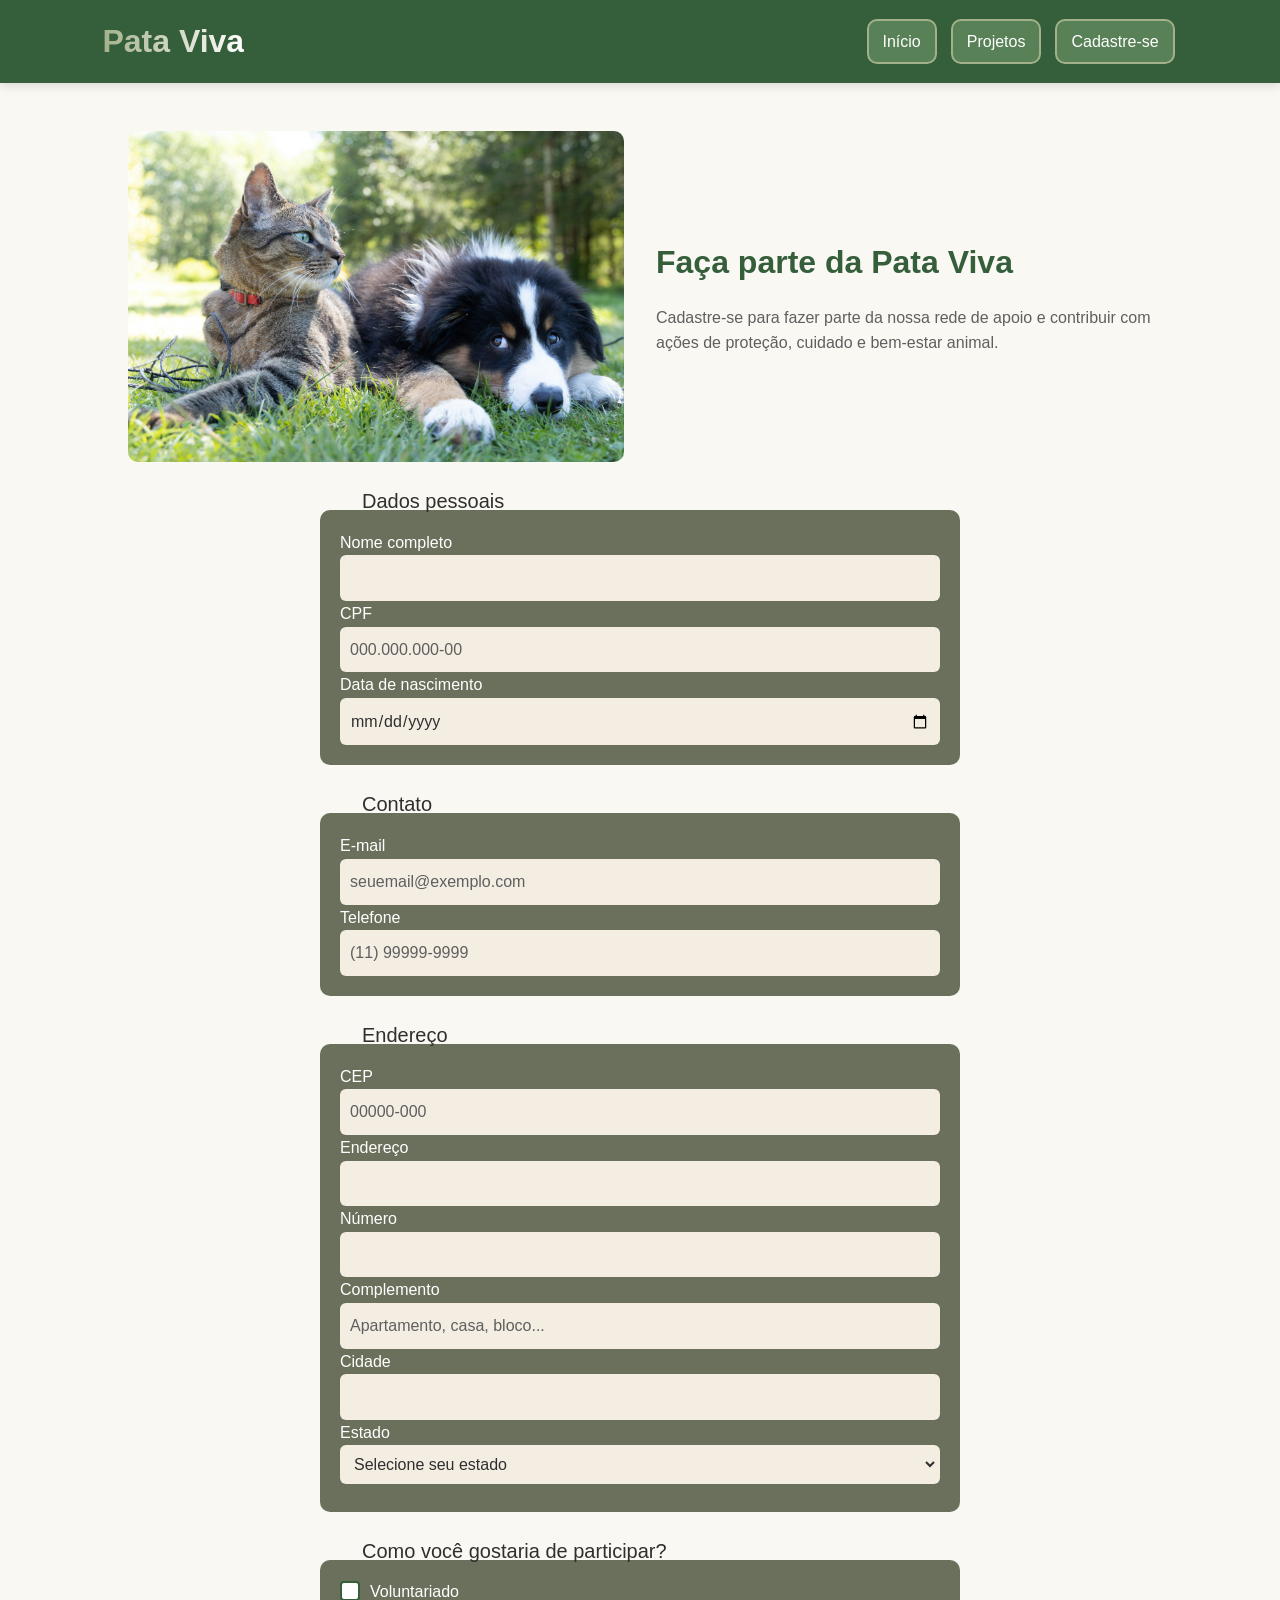
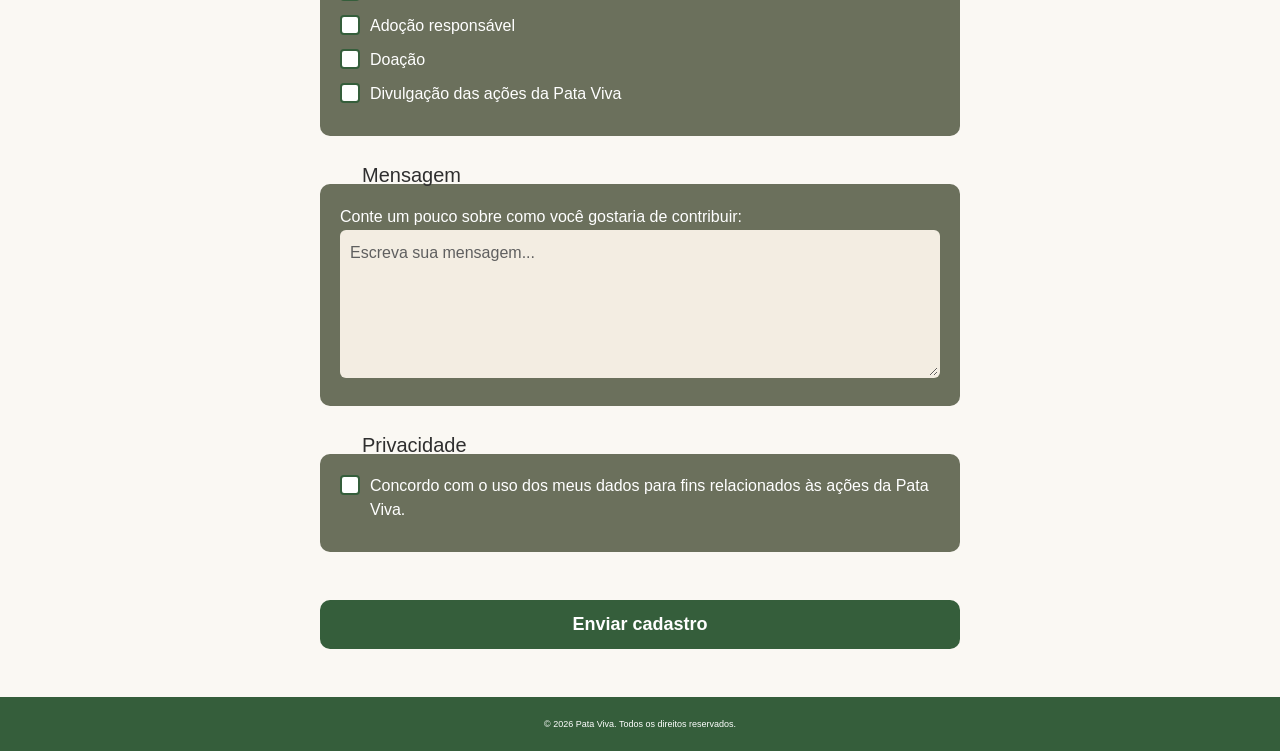
<file: cadastro.html>
<!doctype html>

<html lang="pt-br">
  <head>
    <meta charset="UTF-8" />
    <meta name="viewport" content="width=device-width, initial-scale=1.0" />
    <meta name="author" content="Matheus da Silva Fonseca" />
    <link rel="stylesheet" href="CSS/style.css" />
    <link rel="stylesheet" href="CSS/cadastro.css" />
    <title>Cadastro | Pata Viva</title>
  </head>
  <body>
    <header>
      <h3>Pata Viva</h3>

      <nav>
        <a href="index.html">Início</a>
        <a href="projetos.html">Projetos</a>
        <a href="cadastro.html">Cadastre-se</a>
      </nav>
    </header>

    <main>
      <section>
        <div>
          <img
            src="IMG/cao-e-gato.jpg"
            alt="Cão e gato juntos representando a proteção animal"
            width="500"
            height="300"
          />
        </div>

        <div>
          <h1>Faça parte da Pata Viva</h1>

          <p>
            Cadastre-se para fazer parte da nossa rede de apoio e contribuir com
            ações de proteção, cuidado e bem-estar animal.
          </p>
        </div>
      </section>

      <form>
        <fieldset>
          <legend>Dados pessoais</legend>

          <label for="nome">Nome completo</label>

          <input
            type="text"
            id="nome"
            name="nome"
            autocomplete="name"
            required
          />

          <label for="cpf">CPF</label>

          <input
            type="text"
            id="cpf"
            name="cpf"
            inputmode="numeric"
            maxlength="14"
            placeholder="000.000.000-00"
            required
          />

          <label for="nascimento">Data de nascimento</label>

          <input type="date" id="nascimento" name="nascimento" required />
        </fieldset>

        <fieldset>
          <legend>Contato</legend>

          <label for="email">E-mail</label>

          <input
            type="email"
            id="email"
            name="email"
            autocomplete="email"
            placeholder="seuemail@exemplo.com"
            required
          />

          <label for="telefone">Telefone</label>

          <input
            type="tel"
            id="telefone"
            name="telefone"
            autocomplete="tel"
            inputmode="numeric"
            placeholder="(11) 99999-9999"
            maxlength="15"
            required
          />
        </fieldset>

        <fieldset>
          <legend>Endereço</legend>

          <label for="cep">CEP</label>

          <input
            type="text"
            id="cep"
            name="cep"
            inputmode="numeric"
            placeholder="00000-000"
            maxlength="9"
            autocomplete="postal-code"
            required
          />

          <label for="endereco">Endereço</label>

          <input
            type="text"
            id="endereco"
            name="endereco"
            autocomplete="street-address"
            required
          />

          <label for="numero">Número</label>

          <input
            type="text"
            id="numero"
            name="numero"
            inputmode="numeric"
            required
          />

          <label for="complemento">Complemento</label>

          <input
            type="text"
            id="complemento"
            name="complemento"
            placeholder="Apartamento, casa, bloco..."
          />

          <label for="cidade">Cidade</label>

          <input
            type="text"
            id="cidade"
            name="cidade"
            autocomplete="address-level2"
            required
          />

          <label for="estado">Estado</label>

          <select
            id="estado"
            name="estado"
            autocomplete="address-level1"
            required
          >
            <option value="">Selecione seu estado</option>
            <option value="AC">Acre</option>
            <option value="AL">Alagoas</option>
            <option value="AP">Amapá</option>
            <option value="AM">Amazonas</option>
            <option value="BA">Bahia</option>
            <option value="CE">Ceará</option>
            <option value="DF">Distrito Federal</option>
            <option value="ES">Espírito Santo</option>
            <option value="GO">Goiás</option>
            <option value="MA">Maranhão</option>
            <option value="MT">Mato Grosso</option>
            <option value="MS">Mato Grosso do Sul</option>
            <option value="MG">Minas Gerais</option>
            <option value="PA">Pará</option>
            <option value="PB">Paraíba</option>
            <option value="PR">Paraná</option>
            <option value="PE">Pernambuco</option>
            <option value="PI">Piauí</option>
            <option value="RJ">Rio de Janeiro</option>
            <option value="RN">Rio Grande do Norte</option>
            <option value="RS">Rio Grande do Sul</option>
            <option value="RO">Rondônia</option>
            <option value="RR">Roraima</option>
            <option value="SC">Santa Catarina</option>
            <option value="SP">São Paulo</option>
            <option value="SE">Sergipe</option>
            <option value="TO">Tocantins</option>
          </select>
        </fieldset>

        <fieldset>
          <legend>Como você gostaria de participar?</legend>

          <label class="checkbox">
            <input type="checkbox" name="interesse" value="voluntariado" />
            Voluntariado
          </label>

          <label class="checkbox">
            <input type="checkbox" name="interesse" value="adocao" />
            Adoção responsável
          </label>

          <label class="checkbox">
            <input type="checkbox" name="interesse" value="doacao" />
            Doação
          </label>

          <label class="checkbox">
            <input type="checkbox" name="interesse" value="divulgacao" />
            Divulgação das ações da Pata Viva
          </label>
        </fieldset>

        <fieldset>
          <legend>Mensagem</legend>

          <label for="mensagem">
            Conte um pouco sobre como você gostaria de contribuir:
          </label>

          <textarea
            id="mensagem"
            name="mensagem"
            rows="5"
            placeholder="Escreva sua mensagem..."
          ></textarea>
        </fieldset>

        <fieldset>
          <legend>Privacidade</legend>

          <label class="checkbox">
            <input
              type="checkbox"
              id="privacidade"
              name="privacidade"
              required
            />
            Concordo com o uso dos meus dados para fins relacionados às ações da
            Pata Viva.
          </label>
        </fieldset>

        <button type="submit">Enviar cadastro</button>
      </form>
    </main>

    <footer>
      <p>&copy; 2026 Pata Viva. Todos os direitos reservados.</p>
    </footer>

    <script src="JS/main.js"></script>
  </body>
</html>
</file>
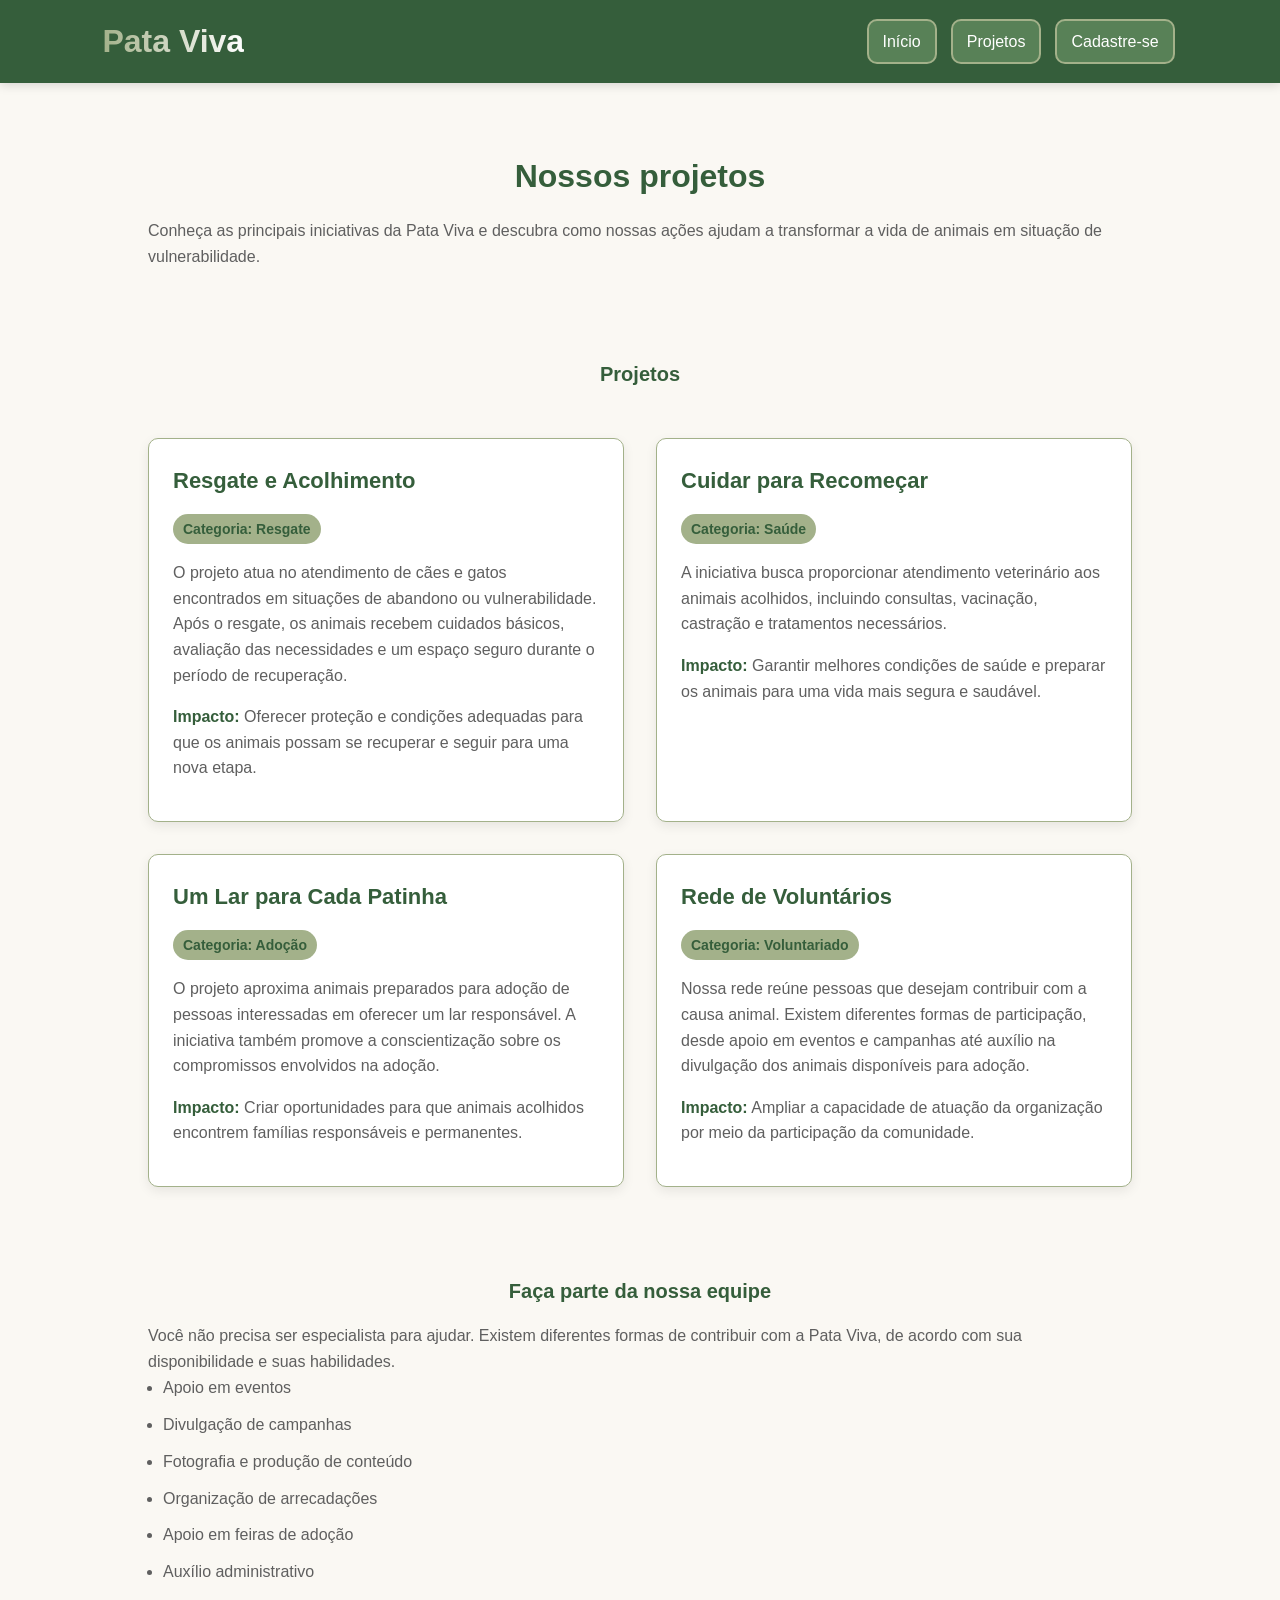
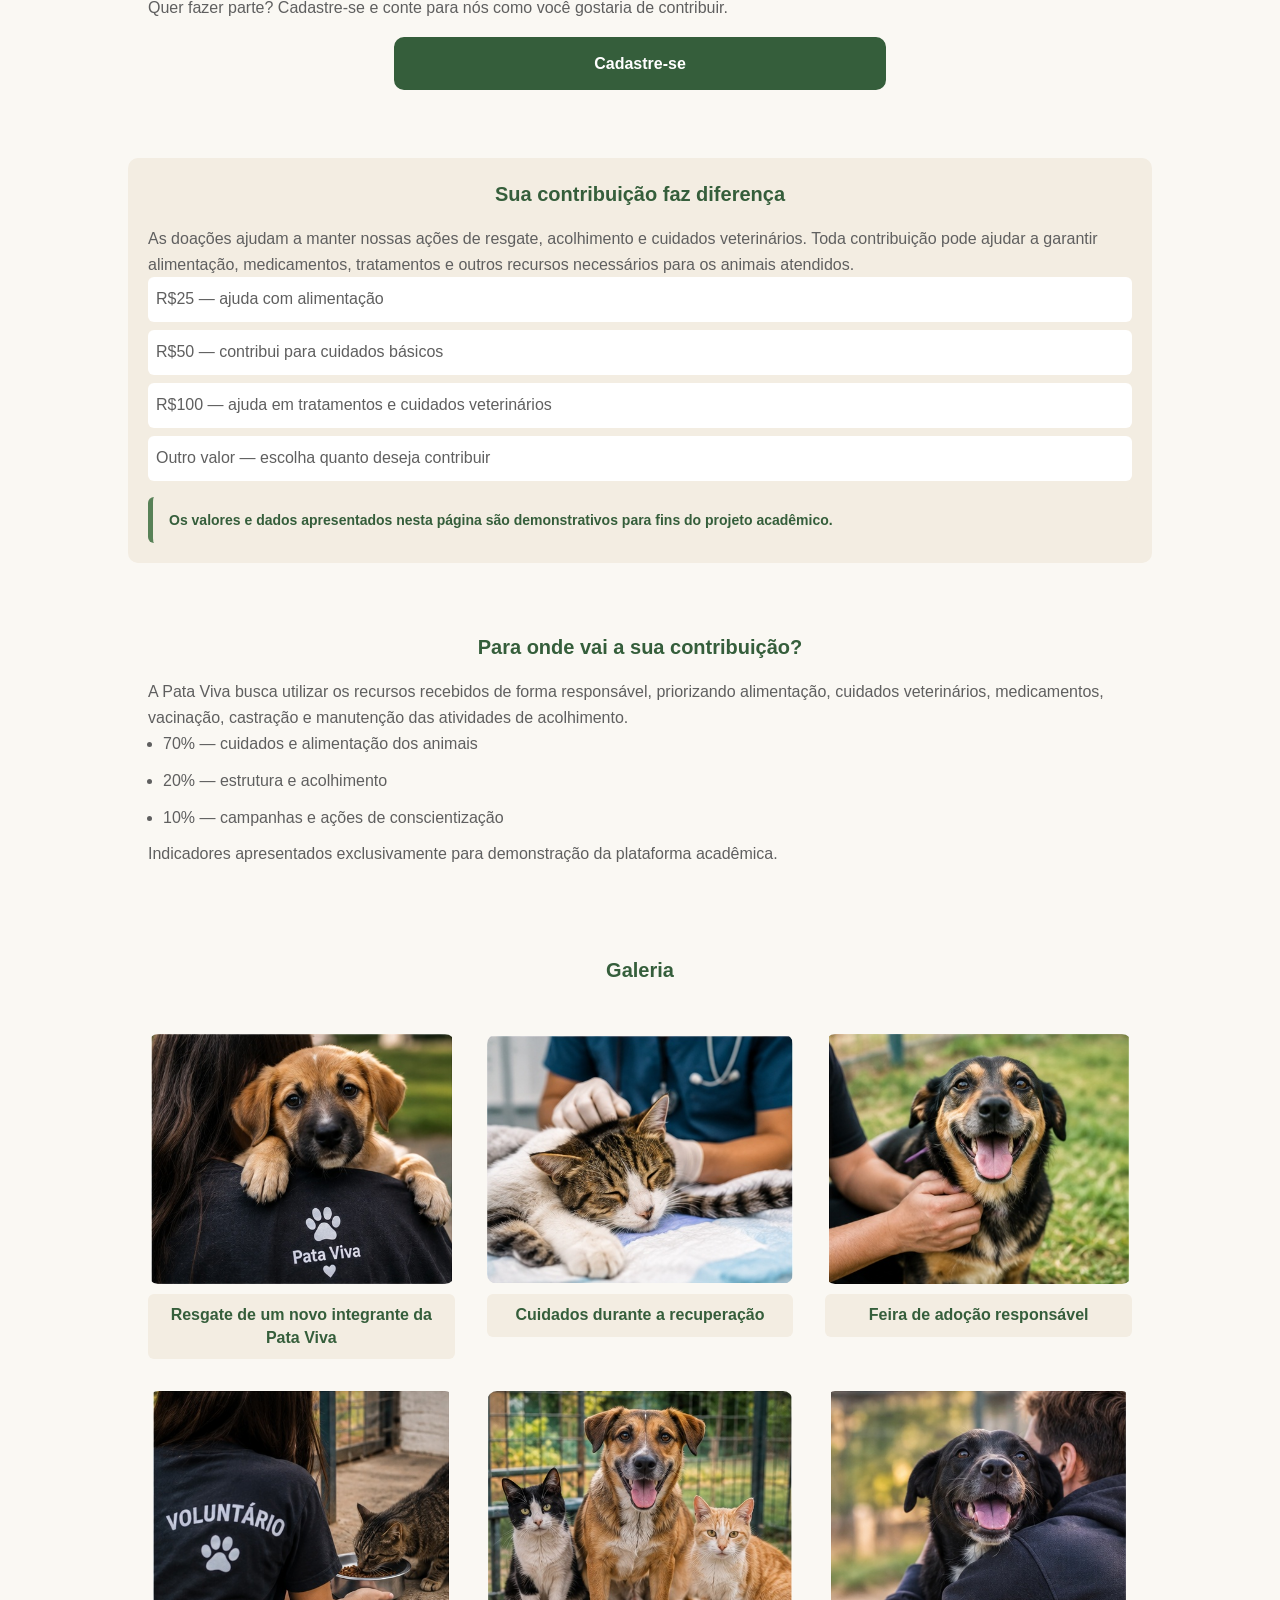
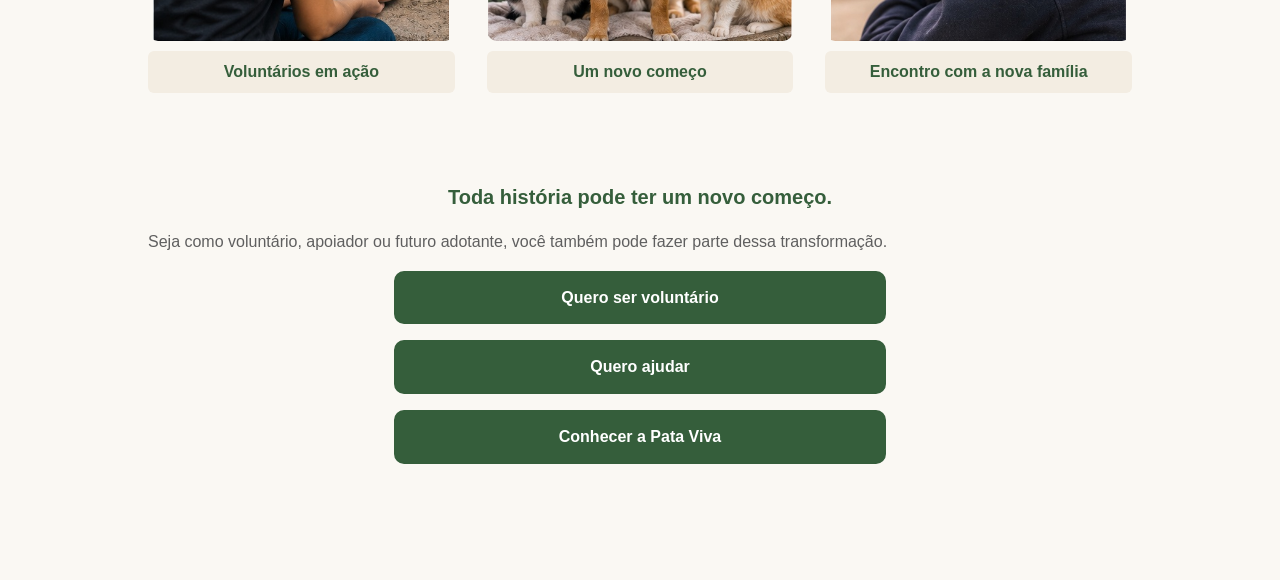
<file: projetos.html>
<!doctype html>
<html lang="pt-br">
  <head>
    <meta charset="UTF-8" />
    <meta name="viewport" content="width=device-width, initial-scale=1.0" />
    <meta name="author" content="Thiago Rodrigues" />

    <link rel="stylesheet" href="CSS/style.css" />
    <link rel="stylesheet" href="CSS/projetos.css" />

    <title>Projetos - Pata Viva</title>
  </head>

  <body>
    <!-- HEADER -->
    <header>
      <h3>Pata Viva</h3>

      <nav>
        <a href="index.html">Início</a>
        <a href="projetos.html">Projetos</a>
        <a href="cadastro.html">Cadastre-se</a>
      </nav>
    </header>

    <main>
      <!-- INTRODUÇÃO -->
      <section>
        <h1>Nossos projetos</h1>

        <p>
          Conheça as principais iniciativas da Pata Viva e descubra como nossas
          ações ajudam a transformar a vida de animais em situação de
          vulnerabilidade.
        </p>
      </section>

      <!-- PROJETOS -->
      <section>
        <h2>Projetos</h2>

        <article>
          <h3>Resgate e Acolhimento</h3>

          <p><strong>Categoria:</strong> Resgate</p>

          <p>
            O projeto atua no atendimento de cães e gatos encontrados em
            situações de abandono ou vulnerabilidade. Após o resgate, os animais
            recebem cuidados básicos, avaliação das necessidades e um espaço
            seguro durante o período de recuperação.
          </p>

          <p>
            <strong>Impacto:</strong> Oferecer proteção e condições adequadas
            para que os animais possam se recuperar e seguir para uma nova
            etapa.
          </p>
        </article>

        <article>
          <h3>Cuidar para Recomeçar</h3>

          <p><strong>Categoria:</strong> Saúde</p>

          <p>
            A iniciativa busca proporcionar atendimento veterinário aos animais
            acolhidos, incluindo consultas, vacinação, castração e tratamentos
            necessários.
          </p>

          <p>
            <strong>Impacto:</strong> Garantir melhores condições de saúde e
            preparar os animais para uma vida mais segura e saudável.
          </p>
        </article>

        <article>
          <h3>Um Lar para Cada Patinha</h3>

          <p><strong>Categoria:</strong> Adoção</p>

          <p>
            O projeto aproxima animais preparados para adoção de pessoas
            interessadas em oferecer um lar responsável. A iniciativa também
            promove a conscientização sobre os compromissos envolvidos na
            adoção.
          </p>

          <p>
            <strong>Impacto:</strong> Criar oportunidades para que animais
            acolhidos encontrem famílias responsáveis e permanentes.
          </p>
        </article>

        <article>
          <h3>Rede de Voluntários</h3>

          <p><strong>Categoria:</strong> Voluntariado</p>

          <p>
            Nossa rede reúne pessoas que desejam contribuir com a causa animal.
            Existem diferentes formas de participação, desde apoio em eventos e
            campanhas até auxílio na divulgação dos animais disponíveis para
            adoção.
          </p>

          <p>
            <strong>Impacto:</strong> Ampliar a capacidade de atuação da
            organização por meio da participação da comunidade.
          </p>
        </article>
      </section>

      <!-- VOLUNTARIADO -->
      <section>
        <h2>Faça parte da nossa equipe</h2>

        <p>
          Você não precisa ser especialista para ajudar. Existem diferentes
          formas de contribuir com a Pata Viva, de acordo com sua
          disponibilidade e suas habilidades.
        </p>

        <ul>
          <li>Apoio em eventos</li>
          <li>Divulgação de campanhas</li>
          <li>Fotografia e produção de conteúdo</li>
          <li>Organização de arrecadações</li>
          <li>Apoio em feiras de adoção</li>
          <li>Auxílio administrativo</li>
        </ul>

        <p>
          Quer fazer parte? Cadastre-se e conte para nós como você gostaria de
          contribuir.
        </p>

        <a href="cadastro.html">Cadastre-se</a>
      </section>

      <!-- DOAÇÕES -->
      <section id="doacoes">
        <h2>Sua contribuição faz diferença</h2>

        <p>
          As doações ajudam a manter nossas ações de resgate, acolhimento e
          cuidados veterinários. Toda contribuição pode ajudar a garantir
          alimentação, medicamentos, tratamentos e outros recursos necessários
          para os animais atendidos.
        </p>

        <ul>
          <li>R$25 — ajuda com alimentação</li>
          <li>R$50 — contribui para cuidados básicos</li>
          <li>R$100 — ajuda em tratamentos e cuidados veterinários</li>
          <li>Outro valor — escolha quanto deseja contribuir</li>
        </ul>

        <div class="alerta">
  Os valores e dados apresentados nesta página são demonstrativos para
  fins do projeto acadêmico.
  </div>
      </section>

      <!-- TRANSPARÊNCIA -->
      <section>
        <h2>Para onde vai a sua contribuição?</h2>

        <p>
          A Pata Viva busca utilizar os recursos recebidos de forma responsável,
          priorizando alimentação, cuidados veterinários, medicamentos,
          vacinação, castração e manutenção das atividades de acolhimento.
        </p>

        <ul>
          <li>70% — cuidados e alimentação dos animais</li>
          <li>20% — estrutura e acolhimento</li>
          <li>10% — campanhas e ações de conscientização</li>
        </ul>

        <p>
          Indicadores apresentados exclusivamente para demonstração da
          plataforma acadêmica.
        </p>
      </section>

      <!-- GALERIA -->
      <section>
        <h2>Galeria</h2>

        <figure>
          <img
            src="IMG/projetos/resgate.jpg"
            alt="Resgate de um novo integrante da Pata Viva"
          />
          <figcaption>Resgate de um novo integrante da Pata Viva</figcaption>
        </figure>

        <figure>
          <img
            src="IMG/projetos/recuperacao.jpg"
            alt="Cuidados durante a recuperação de um animal"
          />
          <figcaption>Cuidados durante a recuperação</figcaption>
        </figure>

        <figure>
          <img
            src="IMG/projetos/adocao.jpg"
            alt="Feira de adoção responsável"
          />
          <figcaption>Feira de adoção responsável</figcaption>
        </figure>

        <figure>
          <img
            src="IMG/projetos/voluntarios.jpg"
            alt="Voluntários da Pata Viva em ação"
          />
          <figcaption>Voluntários em ação</figcaption>
        </figure>

        <figure>
          <img
            src="IMG/projetos/novo-comeco.jpg"
            alt="Animal encontrando um novo começo"
          />
          <figcaption>Um novo começo</figcaption>
        </figure>

        <figure>
          <img
            src="IMG/projetos/nova-familia.jpg"
            alt="Animal encontrando sua nova família"
          />
          <figcaption>Encontro com a nova família</figcaption>
        </figure>
      </section>

      <!-- CHAMADA FINAL -->
      <section>
        <h2>Toda história pode ter um novo começo.</h2>

        <p>
          Seja como voluntário, apoiador ou futuro adotante, você também pode
          fazer parte dessa transformação.
        </p>

        <a href="cadastro.html">Quero ser voluntário</a>

        <a href="#doacoes" id="btn-ajudar">Quero ajudar</a>

        <a href="index.html">Conhecer a Pata Viva</a>
      </section>
      </main>

    <div class="toast">
    Ação realizada com sucesso!
</div>

<div class="modal" id="modal-projeto">
    <div class="modal-conteudo">
        <button class="modal-fechar" type="button">&times;</button>
        <h2>Quer fazer parte da Pata Viva?</h2>
        <p>
            Você pode ajudar através de doações ou voluntariado.
        </p>
        <a href="cadastro.html">Quero participar</a>
    </div>
</div>
<script src="JS/projetos.js"></script>
  </body>
</html>
</file>
<file: CSS/style.css>
/* ========================================
   RESET E CONFIGURAÇÕES GERAIS
======================================== */

* {
    box-sizing: border-box;
    margin: 0;
}

:root {
    /* Paleta de cores */
    --verde-escuro: #355E3B;
    --verde: #588157;
    --verde-claro: #A3B18A;
    --oliva: #6B705C;
    --bege: #F3EDE2;
    --creme: #FAF8F3;
    --texto: #2F2F2F;
    --texto-secundario: #5F5F5F;
    --branco: #FFFFFF;

    /* Espaçamentos */
    --espaco-pequeno: 0.8rem;
    --espaco-medio: 1.6rem;
    --espaco-grande: 3.2rem;
    --espaco-secao: 4.8rem;

    /* Bordas */
    --raio-pequeno: 0.6rem;
    --raio-medio: 1rem;

    /* Altura */
    --altura-header: 7rem;

    /* Fontes */
    --titulos-fonte: "Trebuchet MS", sans-serif;
    --texto-fonte: Arial, sans-serif;
}

/* ========================================
   CONFIGURAÇÕES GERAIS
======================================== */

html {
    background-color: var(--creme);
    font-size: 62.5%;
    scroll-behavior: smooth;
}

body {
    font-family: var(--texto-fonte);
    font-size: 1.6rem;
    color: var(--texto);
    line-height: 1.6;
    background-color: var(--creme);
}

main {
    width: 100%;
}

h1,
h2,
h3 {
    font-family: var(--titulos-fonte);
}

h2 {
    color: var(--verde-escuro);
    font-size: 3.2rem;
    text-align: center;
    margin-bottom: var(--espaco-grande);
}

h3 {
    color: var(--verde);
}

p {
    color: var(--texto-secundario);
}

/* ========================================
   CABEÇALHO E NAVEGAÇÃO
======================================== */

header {
    display: flex;
    flex-direction: row;
    justify-content: space-between;
    align-items: center;
    background-color: var(--verde-escuro);
    color: var(--branco);
    padding: var(--espaco-medio) 8%;
    position: sticky;
    top: 0;
    z-index: 1000;
    box-shadow: 0 2px 10px rgba(0, 0, 0, 0.15);
}

header h3 {
    font-family: var(--titulos-fonte);
    font-size: 3.2rem;
    background: linear-gradient(
        90deg,
        var(--verde-claro),
        var(--branco)
    );
    -webkit-background-clip: text;
    -webkit-text-fill-color: transparent;
    transition: 0.3s ease;
}

header h3:hover {
    background: linear-gradient(
        90deg,
        #F9C74F,
        #F9844A
    );
    -webkit-background-clip: text;
    -webkit-text-fill-color: transparent;
    cursor: pointer;
}

header nav {
    display: flex;
    align-items: center;
    gap: 0.8rem;
}

header nav a {
    display: inline-block;
    text-decoration: none;
    color: var(--branco);
    background-color: var(--verde);
    padding: 0.8rem 1.4rem;
    margin: 0 0.3rem;
    border-radius: var(--raio-medio);
    border: 2px solid var(--verde-claro);
    transition: all 0.3s ease-in-out;
}

header nav a:hover {
    background-color: var(--verde-claro);
    color: var(--verde-escuro);
    transform: translateY(-2px);
}

/* ========================================
   RODAPÉ COMPARTILHADO
======================================== */

footer {
    background-color: var(--verde-escuro);
    color: var(--branco);
    text-align: center;
    padding: 4rem 10%;
}

footer h3 {
    font-family: var(--titulos-fonte);
    font-size: 2.4rem;
    color: var(--branco);
    margin-bottom: 1rem;
}

footer p {
    color: var(--verde-claro);
    margin-bottom: 2rem;
}

footer nav {
    display: flex;
    justify-content: center;
    flex-wrap: wrap;
    gap: 2rem;
    margin-bottom: 2.5rem;
}

footer nav a {
    color: var(--branco);
    text-decoration: none;
    font-weight: bold;
    transition: 0.3s ease;
}

footer nav a:hover {
    color: var(--verde-claro);
}

/* ========================================
   RESPONSIVIDADE GLOBAL
======================================== */

@media (max-width: 768px) {
    header {
        flex-direction: column;
        gap: 1.5rem;
        padding: 1.5rem 5%;
    }

    header nav {
        flex-wrap: wrap;
        justify-content: center;
    }

    header nav a {
        margin: 0.3rem;
    }
}

@media (max-width: 480px) {
    html {
        font-size: 58%;
    }

    header h3 {
        font-size: 2.8rem;
    }

    header nav {
        gap: 0.3rem;
    }

    header nav a {
        padding: 0.6rem 0.9rem;
        font-size: 1.4rem;
    }

    footer nav {
        flex-direction: column;
        gap: 1rem;
    }
}
</file>
<file: CSS/cadastro.css>
/* ========================================
   ESTRUTURA DA PÁGINA
======================================== */

main {
    padding: var(--espaco-secao) 0;
}

/* ========================================
   APRESENTAÇÃO DO CADASTRO
======================================== */

section {
    display: flex;
    align-items: center;
    justify-content: center;
    width: 80%;
    margin: 0 auto var(--espaco-secao);
    gap: var(--espaco-grande);
}

section div {
    width: 50%;
}

section img {
    display: block;
    width: 100%;
    height: auto;
    border-radius: var(--raio-medio);
}

section h1 {
    font-family: var(--titulos-fonte);
    font-size: 3.2rem;
    color: var(--verde-escuro);
    margin-bottom: var(--espaco-medio);
}

section p {
    line-height: 1.6;
    color: var(--texto-secundario);
}

/* ========================================
   FORMULÁRIO
======================================== */

fieldset {
    position: relative;
    display: flex;
    flex-direction: column;
    width: 50%;
    margin: 0 auto var(--espaco-secao);
    padding: 2rem;
    background-color: var(--oliva);
    border: none;
    border-radius: var(--raio-medio);
    transition: transform 0.3s ease;
}

fieldset:hover {
    transform: scale(1.02);
}

legend {
    position: absolute;
    margin: -4.5rem 0 0 2rem;
    font-family: var(--titulos-fonte);
    font-size: 2rem;
}

fieldset label {
    color: var(--branco);
}

/* Campos de texto, seleção e mensagem */

fieldset input:not([type="checkbox"]),
fieldset select,
fieldset textarea {
    width: 100%;
    max-width: 100%;
    padding: var(--espaco-pequeno);
    background-color: var(--bege);
    color: var(--texto);
    border: 2px solid transparent;
    border-radius: var(--raio-pequeno);
    font: inherit;
}

fieldset select,
fieldset textarea {
    margin-bottom: var(--espaco-pequeno);
}

fieldset textarea {
    resize: vertical;
}

/* Placeholder */

fieldset input::placeholder,
fieldset textarea::placeholder {
    color: var(--texto-secundario);
}

/* Foco visível para navegação por teclado */

fieldset input:focus,
fieldset select:focus,
fieldset textarea:focus {
    outline: 2px solid var(--verde-claro);
    outline-offset: 2px;
}

/* Indicação visual de validade */

fieldset input:not([type="checkbox"]):focus:valid,
fieldset select:focus:valid,
fieldset textarea:focus:valid {
    border-bottom: 2px solid var(--verde);
}

fieldset input:not([type="checkbox"]):focus:invalid,
fieldset select:focus:invalid,
fieldset textarea:focus:invalid {
    border-bottom: 2px solid red;
}

/* ========================================
   CHECKBOXES PERSONALIZADOS
======================================== */

.checkbox {
    position: relative;
    display: flex;
    align-items: flex-start;
    gap: 1rem;
    margin-bottom: 1rem;
    line-height: 1.5;
}

/* Aparência do quadradinho */

.checkbox input[type="checkbox"] {
    appearance: none;
    flex: 0 0 2rem;
    width: 2rem;
    height: 2rem;
    padding: 0;
    margin: 0.1rem 0 0;
    border: 2px solid var(--verde-escuro);
    border-radius: 0.4rem;
    background-color: var(--branco);
    cursor: pointer;
}

/* Estado marcado */

.checkbox input[type="checkbox"]:checked {
    background-color: var(--verde-escuro);
    border-color: var(--verde-escuro);
}

/* Símbolo de confirmação */

.checkbox::after {
    content: "";
    position: absolute;
    left: 0.65rem;
    top: 0.45rem;
    width: 0.6rem;
    height: 1.1rem;
    border-right: 0.3rem solid var(--branco);
    border-bottom: 0.3rem solid var(--branco);
    transform: rotate(45deg) scale(0);
    transition: transform 0.2s ease;
    pointer-events: none;
}

/* Exibe o símbolo quando marcado */

.checkbox:has(input:checked)::after {
    transform: rotate(45deg) scale(1);
}

/* Foco acessível no checkbox */

.checkbox input[type="checkbox"]:focus-visible {
    outline: 2px solid var(--verde-claro);
    outline-offset: 3px;
}

/* ========================================
   BOTÃO DE ENVIO
======================================== */

button[type="submit"] {
    display: block;
    width: 50%;
    margin: 0 auto;
    padding: 1.4rem 2.4rem;
    background-color: var(--verde-escuro);
    color: var(--branco);
    border: none;
    border-radius: var(--raio-medio);
    font-family: var(--titulos-fonte);
    font-size: 1.8rem;
    font-weight: bold;
    cursor: pointer;
    transition:
        background-color 0.3s ease,
        transform 0.2s ease;
}

button[type="submit"]:hover {
    background-color: var(--verde);
    transform: translateY(-2px);
}

button[type="submit"]:active {
    transform: translateY(0);
}

button[type="submit"]:focus-visible {
    outline: 2px solid var(--verde-claro);
    outline-offset: 3px;
}

/* ========================================
   RODAPÉ DO CADASTRO
======================================== */

footer {
    width: 100%;
    padding: 2rem 5%;
}

footer p {
    color: var(--branco);
    font-family: var(--texto-fonte);
    font-size: 0.9rem;
    line-height: 1.6;
    margin: 0;
}

/* ========================================
   RESPONSIVIDADE — TABLETS
======================================== */

@media (max-width: 768px) {
    main {
        padding: var(--espaco-grande) 0;
    }

    /* Apresentação mais compacta */

    section {
        width: 90%;
        gap: var(--espaco-medio);
    }

    section h1 {
        font-size: 2.8rem;
    }

    /* Formulário mais largo */

    fieldset {
        width: 75%;
    }

    fieldset:hover {
        transform: none;
    }

    /* Botão com maior área de clique */

    button[type="submit"] {
        width: 75%;
    }
}

/* ========================================
   RESPONSIVIDADE — CELULARES
======================================== */

@media (max-width: 480px) {
    main {
        padding: 2.4rem 0;
    }

    /* Empilha a imagem e o texto */

    section {
        flex-direction: column;
        align-items: stretch;
        width: 90%;
        gap: var(--espaco-medio);
        margin-bottom: 5rem;
    }

    section div {
        width: 100%;
    }

    section h1 {
        font-size: 2.6rem;
    }

    section p {
        font-size: 1.5rem;
    }

    /* Formulário ocupa quase toda a tela */

    fieldset {
        width: 90%;
        padding: 1.6rem;
        margin-bottom: 5rem;
    }

    /* Legendas adaptadas para telas estreitas */

    legend {
        max-width: calc(100% - 2rem);
        margin: -3.8rem 0 0 1rem;
        font-size: 1.7rem;
    }

    /* Textos dos checkboxes */

    .checkbox {
        gap: 0.8rem;
        font-size: 1.4rem;
    }

    /* Botão de envio */

    button[type="submit"] {
        width: 90%;
        padding: 1.4rem 1rem;
        font-size: 1.7rem;
    }

    fieldset:hover {
        transform: none;
    }

    /* Rodapé */

    footer {
        padding: 1.5rem 5%;
    }

    footer p {
        font-size: 1.2rem;
    }
}
</file>
<file: CSS/projetos.css>
/* =========================
   PÁGINA DE PROJETOS
   ========================= */

main {
    padding: var(--espaco-secao) 0;
}

/* SEÇÕES */

main > section {
    width: 80%;
    margin: 0 auto var(--espaco-secao);
    padding: 2rem;
}

/* TÍTULOS */

main h1,
main h2,
main h3 {
    font-family: var(--titulos-fonte);
    color: var(--verde-escuro);
}

main h1 {
    font-size: 3.2rem;
    margin-bottom: var(--espaco-medio);
    text-align: center;
}

main h2 {
    font-size: 2rem;
    margin-bottom: var(--espaco-medio);
    text-align: center;
}

main h3 {
    font-size: 1.5rem;
    margin-bottom: var(--espaco-pequeno);
}

/* TEXTOS */

main p {
    line-height: 1.6;
    color: var(--texto-secundario);
}

/* =========================
   PROJETOS
   ========================= */

section:has(article) {
    display: grid;
    grid-template-columns: repeat(2, 1fr);
    gap: var(--espaco-grande);
}

section:has(article) h2 {
    grid-column: 1 / -1;
}

section article {
    display: flex;
    flex-direction: column;

    padding: 2.4rem;

    background-color: var(--branco);
    border: 1px solid var(--verde-claro);
    border-radius: var(--raio-medio);

    box-shadow: 0 4px 12px rgba(0, 0, 0, 0.08);

    transition:
        transform 0.3s ease,
        box-shadow 0.3s ease;
}

section article:hover {
    transform: translateY(-5px);
    box-shadow: 0 8px 20px rgba(0, 0, 0, 0.12);
}

section article h3 {
    margin-bottom: var(--espaco-medio);
    font-size: 2.2rem;
    color: var(--verde-escuro);
}

section article p {
    color: var(--texto-secundario);
    margin-bottom: var(--espaco-medio);
}

section article p:first-of-type {
    display: inline-block;
    width: fit-content;

    padding: 0.4rem 1rem;

    background-color: var(--verde-claro);
    color: var(--verde-escuro);

    border-radius: 2rem;

    font-size: 1.4rem;
    font-weight: bold;
}

section article strong {
    color: var(--verde-escuro);
}

/* =========================
   LISTAS
   ========================= */

section ul {
    padding-left: 1.5rem;
    line-height: 1.8;
}

section ul li {
    margin-bottom: var(--espaco-pequeno);
    color: var(--texto-secundario);
}

/* =========================
   BOTÕES
   ========================= */

section a {
    display: block;
    width: 50%;
    margin: var(--espaco-medio) auto 0;
    padding: 1.2rem 2rem;

    background-color: var(--verde-escuro);
    color: var(--branco);

    border: 2px solid var(--verde-escuro);
    border-radius: var(--raio-medio);

    font-family: var(--titulos-fonte);
    font-size: 1.6rem;
    font-weight: bold;

    text-align: center;
    text-decoration: none;

    cursor: pointer;

    transition:
        background-color 0.2s ease,
        color 0.2s ease,
        transform 0.2s ease,
        box-shadow 0.2s ease;
}

/* HOVER */

section a:hover {
    background-color: var(--verde);
    border-color: var(--verde);
    transform: translateY(-2px);
    box-shadow: 0 4px 10px rgba(0, 0, 0, 0.15);
}

/* FOCUS */

section a:focus-visible {
    outline: 3px solid var(--verde-claro);
    outline-offset: 3px;
}

/* ACTIVE */

section a:active {
    transform: translateY(1px);
    box-shadow: none;
}

/* =========================
   DOAÇÕES
   ========================= */

#doacoes {
    background-color: var(--bege);
    border-radius: var(--raio-medio);
}

#doacoes ul {
    list-style: none;
    padding-left: 0;
}

#doacoes li {
    padding: var(--espaco-pequeno);
    margin-bottom: var(--espaco-pequeno);

    background-color: var(--branco);
    border-radius: var(--raio-pequeno);
}

/* =========================
   GALERIA
   ========================= */

section:has(figure) {
    display: grid;
    grid-template-columns: repeat(3, 1fr);
    gap: var(--espaco-grande);
}

section:has(figure) h2 {
    grid-column: 1 / -1;
}

section figure {
    margin: 0;
}

section figure img {
    display: block;
    width: 100%;
    height: 250px;

    object-fit: contain;

    border-radius: var(--raio-medio);
}

section figcaption {
    margin-top: 10px;
    padding: 10px;

    background-color: var(--bege);
    border-radius: var(--raio-pequeno);

    text-align: center;
    line-height: 1.4;

    color: var(--verde-escuro);
    font-family: var(--titulos-fonte);
    font-weight: bold;

    transition: transform 0.2s ease;
}

section figure:hover figcaption {
    transform: translateY(-2px);
}

/* =========================
   RESPONSIVIDADE
   ========================= */

/* Telas grandes */

@media (max-width: 1200px) {

    main > section {
        width: 85%;
    }

}

/* Laptops e tablets grandes */

@media (max-width: 992px) {

    main > section {
        width: 90%;
    }

    section:has(article) {
        grid-template-columns: repeat(2, 1fr);
    }

    section:has(figure) {
        grid-template-columns: repeat(2, 1fr);
    }

}

/* Tablets */

@media (max-width: 768px) {

    main {
        padding: var(--espaco-secao) 0;
    }

    main > section {
        width: 90%;
        padding: 1rem;
    }

    main h1 {
        font-size: 2.4rem;
    }

    section:has(article) {
        grid-template-columns: 1fr;
    }

    section:has(figure) {
        grid-template-columns: 1fr;
    }

    section a {
        width: 80%;
    }

}

/* Celulares */

@media (max-width: 576px) {

    main > section {
        width: 94%;
    }

    main h1 {
        font-size: 2.2rem;
    }

    main h2 {
        font-size: 1.8rem;
    }

    section article {
        padding: 1.8rem;
    }

    section a {
        width: 90%;
    }

}

/* Celulares pequenos */

@media (max-width: 400px) {

    main > section {
        width: 96%;
        padding: 0.8rem;
    }

    main h1 {
        font-size: 2rem;
    }

    main h2 {
        font-size: 1.7rem;
    }

    section article {
        padding: 1.5rem;
    }

    section a {
        width: 100%;
    }

}

/* =========================
   ALERTAS
   ========================= */

.alerta {
    width: 100%;
    margin-top: var(--espaco-medio);
    padding: 1.2rem 1.6rem;

    background-color: var(--bege);
    color: var(--verde-escuro);

    border-left: 5px solid var(--verde);
    border-radius: var(--raio-pequeno);

    font-size: 1.4rem;
    font-weight: bold;
}

/* =========================
   TOAST
   ========================= */

.toast {
    position: fixed;
    right: 2rem;
    bottom: 2rem;

    padding: 1.4rem 2rem;

    background-color: var(--verde-escuro);
    color: var(--branco);

    border-radius: var(--raio-medio);

    font-size: 1.4rem;
    font-weight: bold;

    box-shadow: 0 4px 12px rgba(0, 0, 0, 0.15);

    z-index: 2000;

    opacity: 0;
    visibility: hidden;

    transition:
        opacity 0.3s ease,
        visibility 0.3s ease;
}

.toast.ativo {
    opacity: 1;
    visibility: visible;
}

/* =========================
   MODAL
   ========================= */

.modal {
    position: fixed;
    inset: 0;

    display: flex;
    align-items: center;
    justify-content: center;

    background-color: rgba(0, 0, 0, 0.55);

    opacity: 0;
    visibility: hidden;

    transition:
        opacity 0.3s ease,
        visibility 0.3s ease;

    z-index: 3000;
}

.modal.ativo {
    opacity: 1;
    visibility: visible;
}

.modal-conteudo {
    position: relative;

    width: 90%;
    max-width: 500px;

    padding: 3rem;

    background-color: var(--branco);
    border-radius: var(--raio-medio);

    box-shadow: 0 8px 25px rgba(0, 0, 0, 0.2);

    text-align: center;
}

.modal-conteudo h2 {
    margin-bottom: var(--espaco-medio);
    color: var(--verde-escuro);
}

.modal-conteudo p {
    margin-bottom: var(--espaco-medio);
    color: var(--texto-secundario);
}

.modal-fechar {
    position: absolute;
    top: 1rem;
    right: 1.5rem;

    border: none;
    background: none;

    font-size: 2.5rem;
    color: var(--texto-secundario);

    cursor: pointer;
}

.modal-fechar:hover {
    color: var(--verde-escuro);
}

/* =========================
   BOTÃO DO MODAL
   ========================= */

.modal-conteudo a {
    display: block;
    width: 80%;
    margin: var(--espaco-medio) auto 0;
    padding: 1.2rem 2rem;

    background-color: var(--verde-escuro);
    color: var(--branco);

    border: 2px solid var(--verde-escuro);
    border-radius: var(--raio-medio);

    font-family: var(--titulos-fonte);
    font-size: 1.6rem;
    font-weight: bold;

    text-align: center;
    text-decoration: none;

    cursor: pointer;

    transition:
        background-color 0.2s ease,
        color 0.2s ease,
        transform 0.2s ease,
        box-shadow 0.2s ease;
}

.modal-conteudo a:hover {
    background-color: var(--verde);
    border-color: var(--verde);
    color: var(--branco);

    transform: translateY(-2px);

    box-shadow: 0 4px 10px rgba(0, 0, 0, 0.15);
}

.modal-conteudo a:focus-visible {
    outline: 3px solid var(--verde-claro);
    outline-offset: 3px;
}

.modal-conteudo a:active {
    transform: translateY(1px);
    box-shadow: none;
}
</file>
